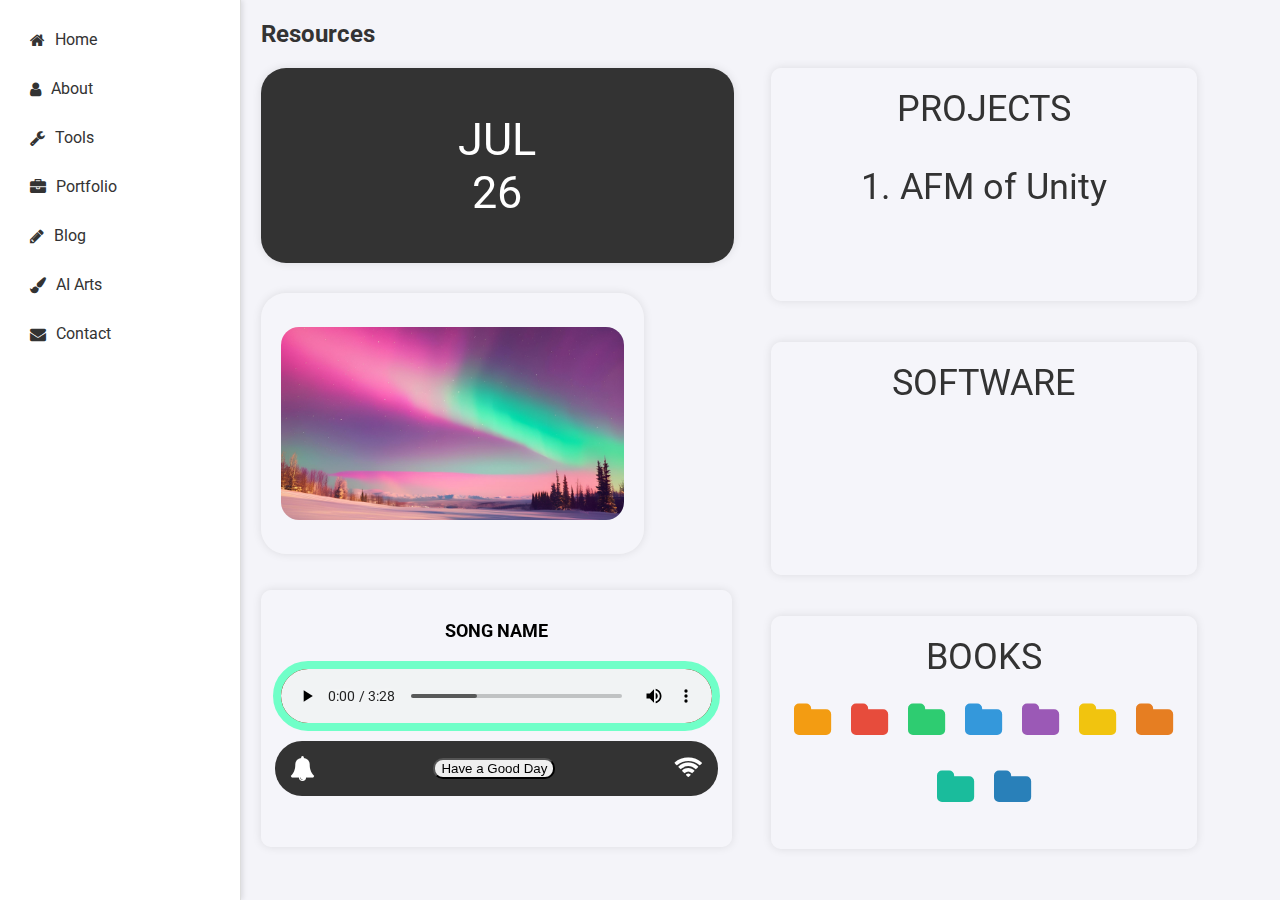
<file: test.html>
<!DOCTYPE html>
<html lang="en">
<head>
    <meta charset="UTF-8">
    <meta name="viewport" content="width=device-width, initial-scale=1.0">
    <title>Soumya Resources</title>
    <link rel="stylesheet" href="https://cdnjs.cloudflare.com/ajax/libs/font-awesome/4.7.0/css/font-awesome.min.css">
    <link rel="stylesheet" href="https://fonts.googleapis.com/css2?family=Roboto:wght@400;700&display=swap">
    <style>
        body {
            font-family: 'Roboto', sans-serif;
            background-color: #f4f4f9;
            margin: 0;
            padding: 0;
            display: flex;
            height: 100vh;
        }

        .sidebar {
            width: 200px;
            background-color: #fff;
            padding: 20px;
            border-right: 1px solid #ddd;
            box-shadow: 2px 0 5px rgba(0,0,0,0.1);
            display: flex;
            flex-direction: column;
        }

        .sidebar a {
            display: flex;
            align-items: center;
            text-decoration: none;
            color: #333;
            padding: 10px;
            margin-bottom: 10px;
            border-radius: 5px;
            transition: background 0.3s;
        }

        .sidebar a:hover {
            background-color: #e1e1e1;
        }

        .sidebar a i {
            margin-right: 10px;
        }

        .container {
            flex: 1;
            display: flex;
            flex-direction: column;
            padding: 20px;
            overflow-y: auto;
        }

        .header {
            font-size: 24px;
            font-weight: bold;
            color: #333;
            margin-bottom: 20px;
        }

        .content {
            display: grid;
            grid-template-columns: 1fr 1fr;
            grid-gap: 20px;
            height: calc(100vh - 60px);
        }

        .left-panel {
            display: grid;
            /* grid-template-rows: 1fr 1fr 1fr; */
            gap: 10px;
            height: 100%;
        }

        .right-panel {
            display: grid;
            grid-template-rows: 1fr 1fr 1fr;
            gap: 10px;
            height: 100%;
        }

        .widget {
            background: rgba(255, 255, 255, 0.15);
            backdrop-filter: blur(10px);
            border-radius: 10px;
            padding: 20px;
            box-shadow: 0 0 10px rgba(0,0,0,0.1);
            transition: transform 0.3s, box-shadow 0.3s;
            display: flex;
            flex-direction: column;
            justify-content: center;
            align-items: center;
            text-align: center;
        }

        .widget:hover {
            transform: translateY(-5px);
            box-shadow: 0 0 15px rgba(0,0,0,0.2);
        }

        .date {
            width: 88%;
            height: 74%;
        }
        .calendar{
            width: 70%;
            height: 77%;
        }

        .calendar {
            display: flex;
            flex-direction: column;
            align-items: center;
            justify-content: center;
            font-size: 48px;
            color: #333;
            border-radius: 25px;
        }

        .calendar img {
            width: 100%;
            height: auto;
            border-radius: 18px;
        }

        .date {
            font-size: 45px;
            color: #fff;
            background-color: #333;
            padding: 18px 21px;
            border-radius: 25px;
            margin-bottom: 19px;
        }

        .music-player {
            display: flex;
            flex-direction: column;
            align-items: center;
            justify-content: flex-start;
            text-align: center;
            width: 88%;
            height: 75%;
        }

        .music-player .cover {
            width: 100%;
            height: auto;
            background-image: url('./42.jpg');
            background-size: cover;
            border-radius: 10px;
        }

        .music-player .song-name {
            margin: 10px 0;
            font-size: 18px;
            font-weight: bold;
        }

        .music-player audio {
            width: 100%;
            margin: 10px 0;
            background-color: #814d28;
            border: 8px solid #70ffc8;
            border-radius: 36px;
        }

        .status-bar {
            display: flex;
            justify-content: space-around;
            align-items: center;
            width: 100%;
            margin-top: 10px;
        }

        .status-bar i {
            font-size: 18px;
        }

        .horizontal-bar {
            display: flex;
            justify-content: space-between;
            align-items: center;
            width: 96%;
            padding: 15px;
            background-color: #333;
            border-radius: 27px;
            margin-bottom: 10px;
                }

        .horizontal-bar i {
            color: white;
            font-size: 25px;
        }

        .projects, .software, .book-section {
            display: flex;
            flex-direction: column;
            align-items: center;
            justify-content: flex-start;
            font-size: 36px;
            color: #333;
            height: 73%;
            width: 79%;
        }

        .books {
            display: flex;
            flex-wrap: wrap;
            gap: 20px;
            margin-top: 20px;
            justify-content: center;
        }

        .book a {
            color: #333;
            font-size: 40px;
        }

        .book a:hover {
            opacity: 0.7;
        }

        .book:nth-child(1) a { color: #f39c12; }
        .book:nth-child(2) a { color: #e74c3c; }
        .book:nth-child(3) a { color: #2ecc71; }
        .book:nth-child(4) a { color: #3498db; }
        .book:nth-child(5) a { color: #9b59b6; }
        .book:nth-child(6) a { color: #f1c40f; }
        .book:nth-child(7) a { color: #e67e22; }
        .book:nth-child(8) a { color: #1abc9c; }
        .book:nth-child(9) a { color: #2980b9; }
        .book:nth-child(10) a { color: #8e44ad; }

        @media (max-width: 768px) {
            .content {
                grid-template-columns: 1fr;
            }
        }
    </style>
</head>
<body>
    <div class="sidebar">
        <a href="#"><i class="fa fa-home"></i>Home</a>
        <a href="#"><i class="fa fa-user"></i>About</a>
        <a href="#"><i class="fa fa-wrench"></i>Tools</a>
        <a href="#"><i class="fa fa-briefcase"></i>Portfolio</a>
        <a href="#"><i class="fa fa-pencil"></i>Blog</a>
        <a href="#"><i class="fa fa-paint-brush"></i>AI Arts</a>
        <a href="#"><i class="fa fa-envelope"></i>Contact</a>
    </div>
    <div class="container">
        <div class="header">Resources</div>
        <div class="content">
            <div class="left-panel">
                <div class="widget date" id="currentDate"></div>
                <div class="widget calendar">
                    <img src="./42.jpg" alt="Calendar Image">
                </div>
                <div class="widget music-player">
                    <div class="cover"></div>
                    <div class="song-name">SONG NAME</div>
                    <audio id="audioPlayer" controls>
                        <source src="song.mp3" type="audio/mpeg">
                        Your browser does not support the audio element.
                    </audio>
                    <!-- <div class="status-bar">
                        <div class="horizontal-bar">
                            <i class="fa fa-bell"></i>
                            <div class="battery-level">
                                <i class="fa fa-battery-half"></i>
                            </div>
                            <i class="fa fa-wifi"></i>
                        </div>
                    </div> -->
                    <div class="horizontal-bar">
                        <i class="fa fa-bell"></i>
                        <div class="battery-level">
                            <button style="border-radius: 10px;">Have a Good Day</button>
                        </div>
                        <i class="fa fa-wifi"></i>
                    </div>
                   
                </div>
            </div>
            <div class="right-panel">
                <div class="projects widget">
                    <div>PROJECTS</div>
                    <p>1. AFM of Unity</p>
                </div>
                <div class="software widget">
                    <div>SOFTWARE</div>
                </div>
                <div class="book-section widget">
                    <div>BOOKS</div>
                    <div class="books">
                        <div class="book"><a href="#"><i class="fa fa-folder"></i></a></div>
                        <div class="book"><a href="#"><i class="fa fa-folder"></i></a></div>
                        <div class="book"><a href="#"><i class="fa fa-folder"></i></a></div>
                        <div class="book"><a href="#"><i class="fa fa-folder"></i></a></div>
                        <div class="book"><a href="#"><i class="fa fa-folder"></i></a></div>
                        <div class="book"><a href="#"><i class="fa fa-folder"></i></a></div>
                        <div class="book"><a href="#"><i class="fa fa-folder"></i></a></div>
                        <div class="book"><a href="#"><i class="fa fa-folder"></i></a></div>
                        <div class="book"><a href="#"><i class="fa fa-folder"></i></a></div>
                    </div>
                </div>
            </div>
        </div>
    </div>
    <script>
        document.addEventListener('DOMContentLoaded', function() {
            const dateElement = document.getElementById('currentDate');
            const today = new Date();
            const day = today.getDate();
            const month = today.toLocaleString('default', { month: 'short' }).toUpperCase();
            dateElement.innerHTML = `<div>${month}</div><div>${day}</div>`;
        });
    </script>
</body>
</html>
</file>
